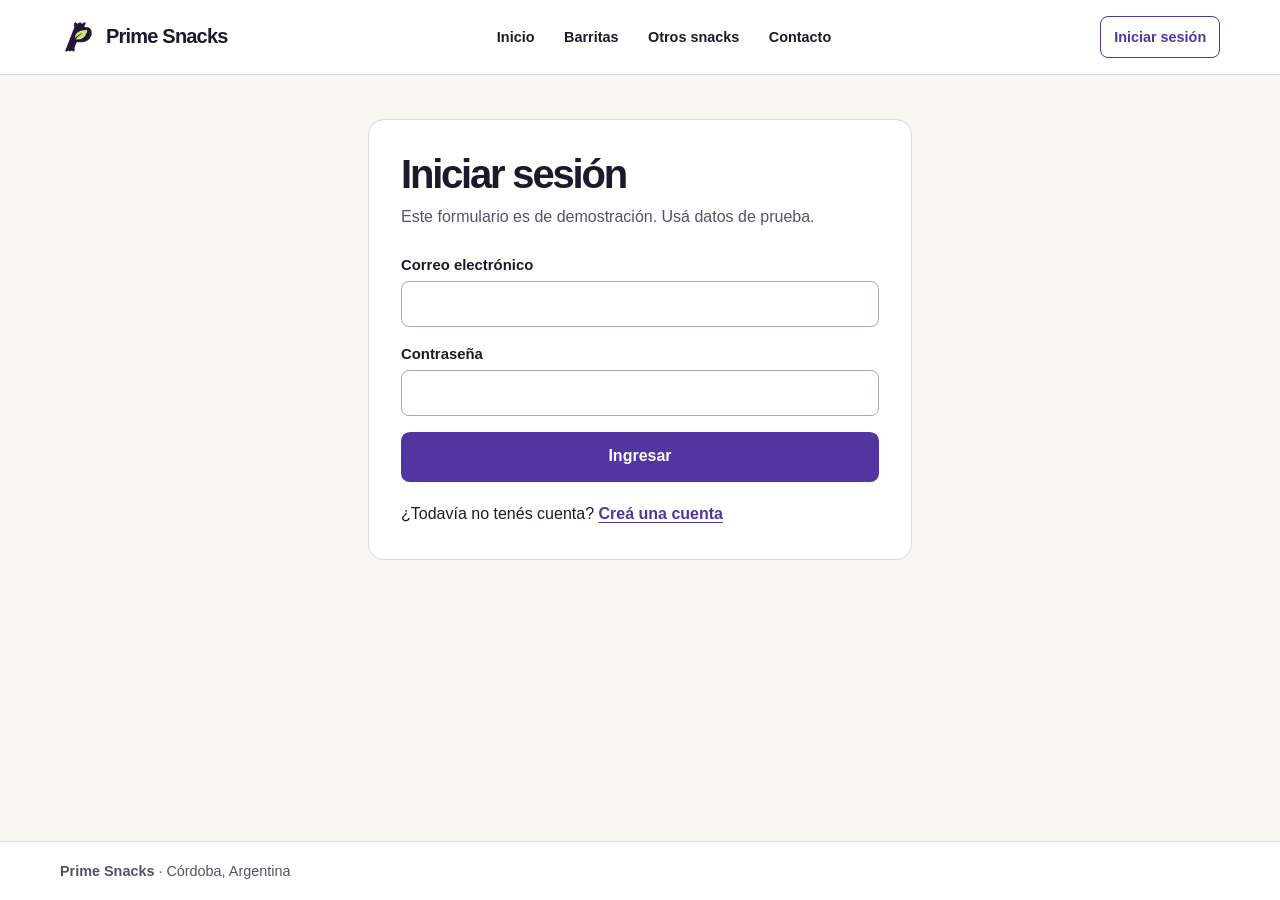
<file: index.html>
<!DOCTYPE html>
<html lang="es">
<head>
    <meta charset="UTF-8">
    <meta name="viewport" content="width=device-width, initial-scale=1.0">
    <meta name="description" content="Prime Snacks, barritas y snacks de proteína vegetal hechos en Córdoba.">
    <title>Prime Snacks | Snacks de proteína vegetal</title>
    <link rel="icon" type="image/webp" href="./img/prime-snacks.webp">
    <link rel="stylesheet" href="./styles/styles.css">
    <script src="./js/sesion.js" defer></script>
    <script src="./js/navbar.js" defer></script>
    <script src="./js/catalogo.js" defer></script>
    <script src="./js/carrito.js" defer></script>
    <script src="./js/tarjetas.js" defer></script>
</head>
<body data-raiz="./" data-requiere-sesion>
    <header class="encabezado">
        <nav id="navbar" class="contenedor navbar" data-pagina="inicio" aria-label="Navegación principal"></nav>
    </header>

    <main class="contenedor pagina" hidden>
        <section class="portada">
            <div class="portada-texto">
                <p class="etiqueta">Snacks vegetales de Córdoba</p>
                <h1>Proteína vegetal para tu ritmo.</h1>
                <p>Barritas y snacks veganos para llevar al gimnasio, a la facu o al trabajo.</p>
                <a class="boton boton-lima" href="./pages/barritas.html">Ver barritas <span aria-hidden="true">→</span></a>
            </div>
            <img src="./img/cacao-mani.webp" alt="Barritas de cacao y maní sobre un fondo violeta"
                width="1200" height="800">
        </section>

        <section class="seccion">
            <h2>Productos destacados</h2>
            <p class="nota">Precios de referencia por unidad.</p>
            <p id="estado-catalogo" class="nota" role="status">Cargando productos…</p>
            <section class="categoria-productos">
                <h3>Barritas</h3>
                <div class="grilla-productos" data-catalogo="barritas"></div>
            </section>
            <section class="categoria-productos">
                <h3>Otros snacks</h3>
                <div class="grilla-productos" data-catalogo="snacks"></div>
            </section>
        </section>
    </main>

    <footer class="pie">
        <div class="contenedor pie-contenido">
            <p><strong>Prime Snacks</strong> · Córdoba, Argentina</p>
            <a href="./pages/registro.html">Crear una cuenta</a>
        </div>
    </footer>
</body>
</html>
</file>
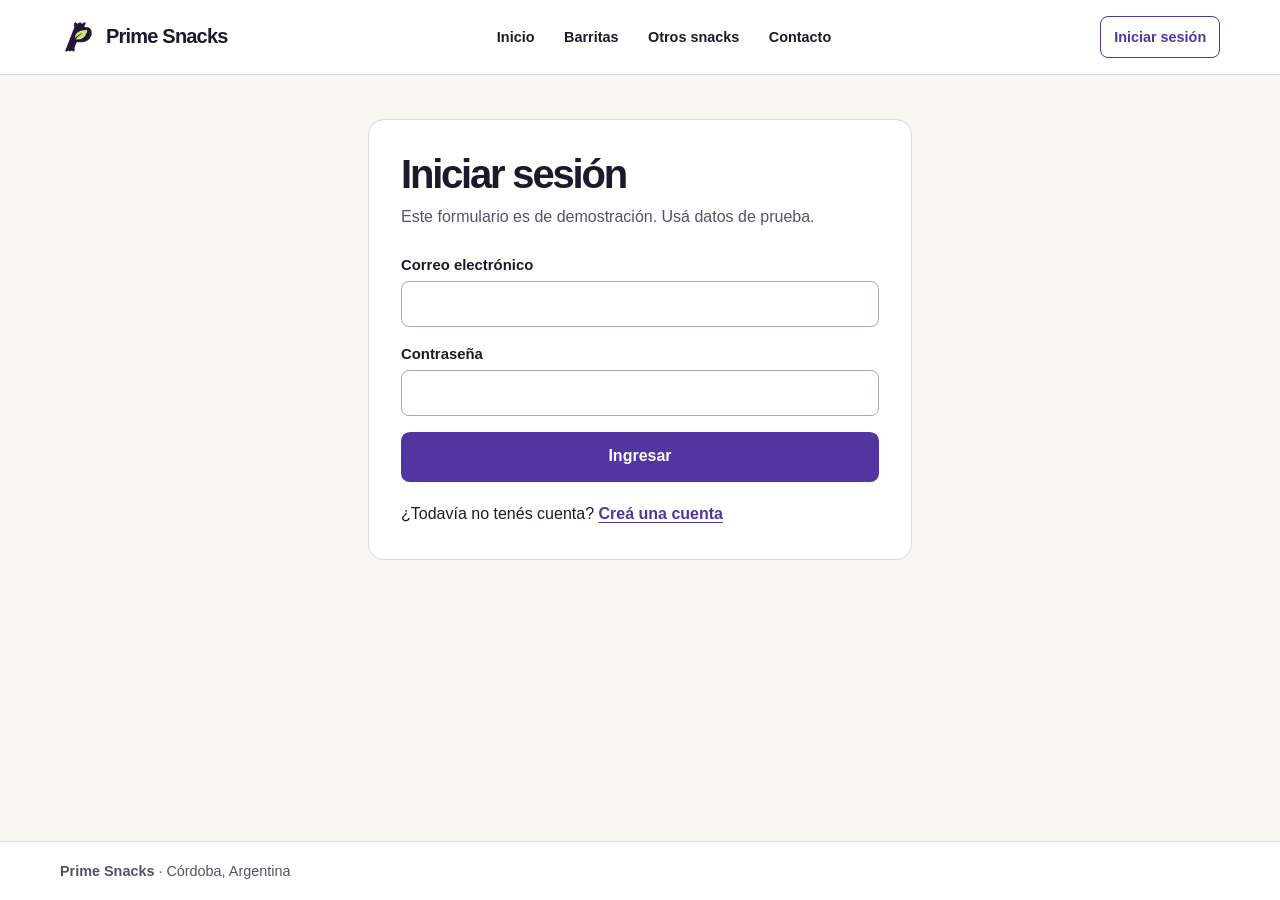
<file: pages/barritas.html>
<!DOCTYPE html>
<html lang="es">
<head>
    <meta charset="UTF-8">
    <meta name="viewport" content="width=device-width, initial-scale=1.0">
    <title>Barritas | Prime Snacks</title>
    <link rel="icon" type="image/webp" href="../img/prime-snacks.webp">
    <link rel="stylesheet" href="../styles/styles.css">
    <script src="../js/sesion.js" defer></script>
    <script src="../js/navbar.js" defer></script>
    <script src="../js/catalogo.js" defer></script>
    <script src="../js/carrito.js" defer></script>
    <script src="../js/tarjetas.js" defer></script>
</head>
<body data-raiz="../" data-requiere-sesion>
    <header class="encabezado">
        <nav id="navbar" class="contenedor navbar" data-pagina="barritas" aria-label="Navegación principal"></nav>
    </header>

    <main class="contenedor pagina" hidden>
        <h1>Barritas proteicas</h1>
        <p class="bajada">Elaboradas con ingredientes vegetales y pensadas para llevar a donde vayas.</p>

        <section class="seccion">
            <h2>Nuestras barritas</h2>
            <p class="nota">Precios de referencia por unidad.</p>
            <p id="estado-catalogo" class="nota" role="status">Cargando productos…</p>
            <div class="grilla-productos" data-catalogo="barritas"></div>
        </section>
    </main>

    <footer class="pie">
        <div class="contenedor pie-contenido">
            <p><strong>Prime Snacks</strong> · Córdoba, Argentina</p>
            <a href="./registro.html">Crear una cuenta</a>
        </div>
    </footer>
</body>
</html>
</file>
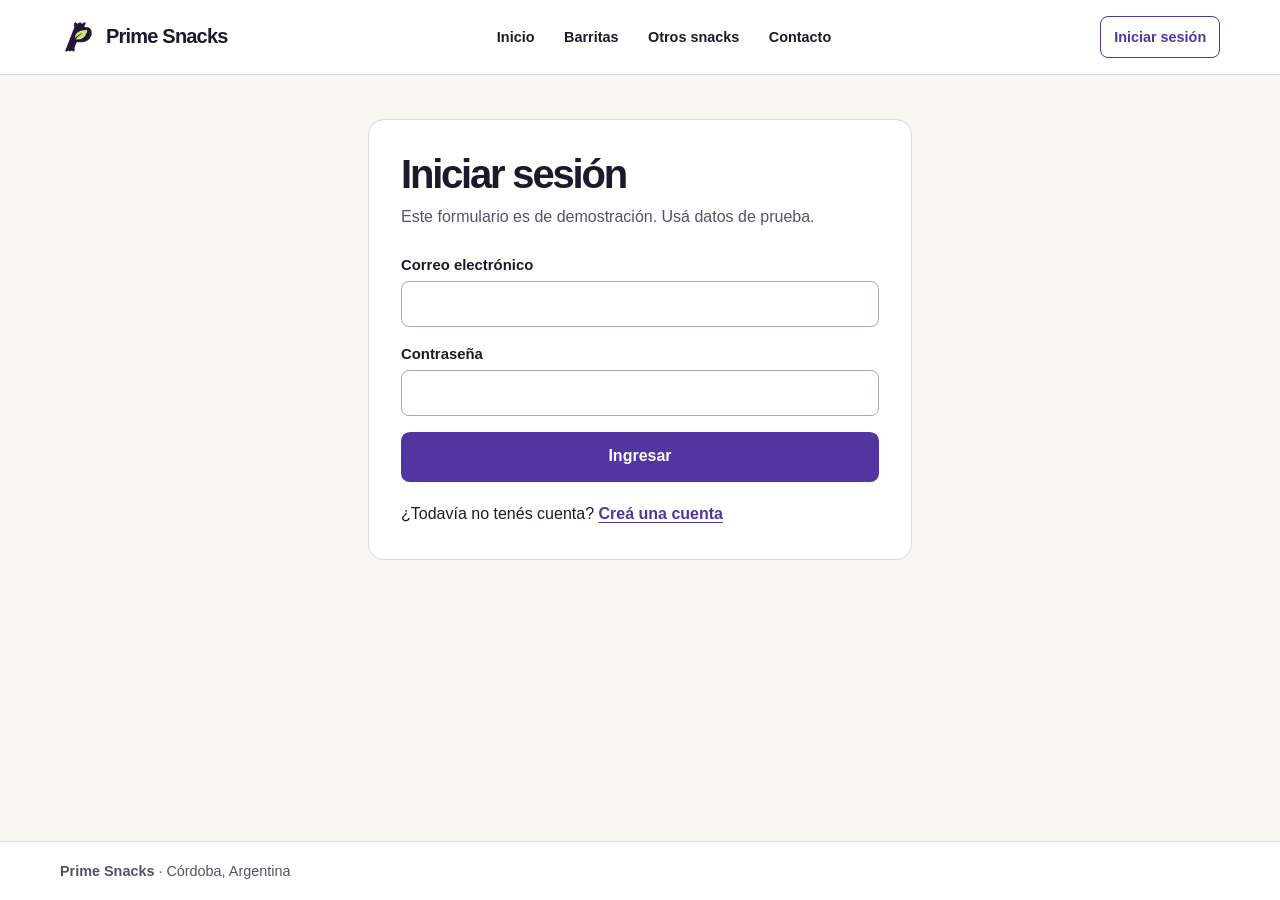
<file: pages/carrito.html>
<!DOCTYPE html>
<html lang="es">
<head>
    <meta charset="UTF-8">
    <meta name="viewport" content="width=device-width, initial-scale=1.0">
    <title>Carrito | Prime Snacks</title>
    <link rel="icon" type="image/webp" href="../img/prime-snacks.webp">
    <link rel="stylesheet" href="../styles/styles.css">
    <script src="../js/sesion.js" defer></script>
    <script src="../js/navbar.js" defer></script>
    <script src="../js/catalogo.js" defer></script>
    <script src="../js/carrito.js" defer></script>
    <script src="../js/pago.js" defer></script>
    <script src="../js/vista-carrito.js" defer></script>
</head>
<body data-raiz="../" data-requiere-sesion>
    <header class="encabezado">
        <nav id="navbar" class="contenedor navbar" data-pagina="carrito" aria-label="Navegación principal"></nav>
    </header>

    <main class="contenedor pagina" hidden>
        <h1>Carrito de compras</h1>
        <p id="estado-carrito" class="nota" role="status">Cargando carrito…</p>
        <ul id="items-carrito" class="items-carrito"></ul>

        <div class="carrito-pie">
            <p id="total-carrito" hidden>Total estimado <strong class="precio"></strong></p>
            <div class="carrito-acciones">
                <a href="../index.html" id="volver-tienda">Seguir comprando</a>
                <button id="confirmar-pedido" type="button" class="boton boton-violeta" hidden>Confirmar pedido</button>
                <button id="pagar-pedido" type="button" class="boton boton-secundario" hidden>Mercado Pago (prueba)</button>
            </div>
        </div>
        <p id="estado-pago" class="nota" role="status"></p>

        <section id="resumen-pedido" class="panel resumen-pedido" aria-labelledby="titulo-pedido" hidden>
            <h2 id="titulo-pedido" tabindex="-1">Último pedido de demostración</h2>
            <p>Número <strong id="numero-pedido"></strong></p>
            <ul id="detalle-pedido"></ul>
            <p>Total <strong id="total-pedido" class="precio"></strong></p>
        </section>
    </main>

    <footer class="pie">
        <div class="contenedor pie-contenido">
            <p><strong>Prime Snacks</strong> · Córdoba, Argentina</p>
        </div>
    </footer>
</body>
</html>
</file>
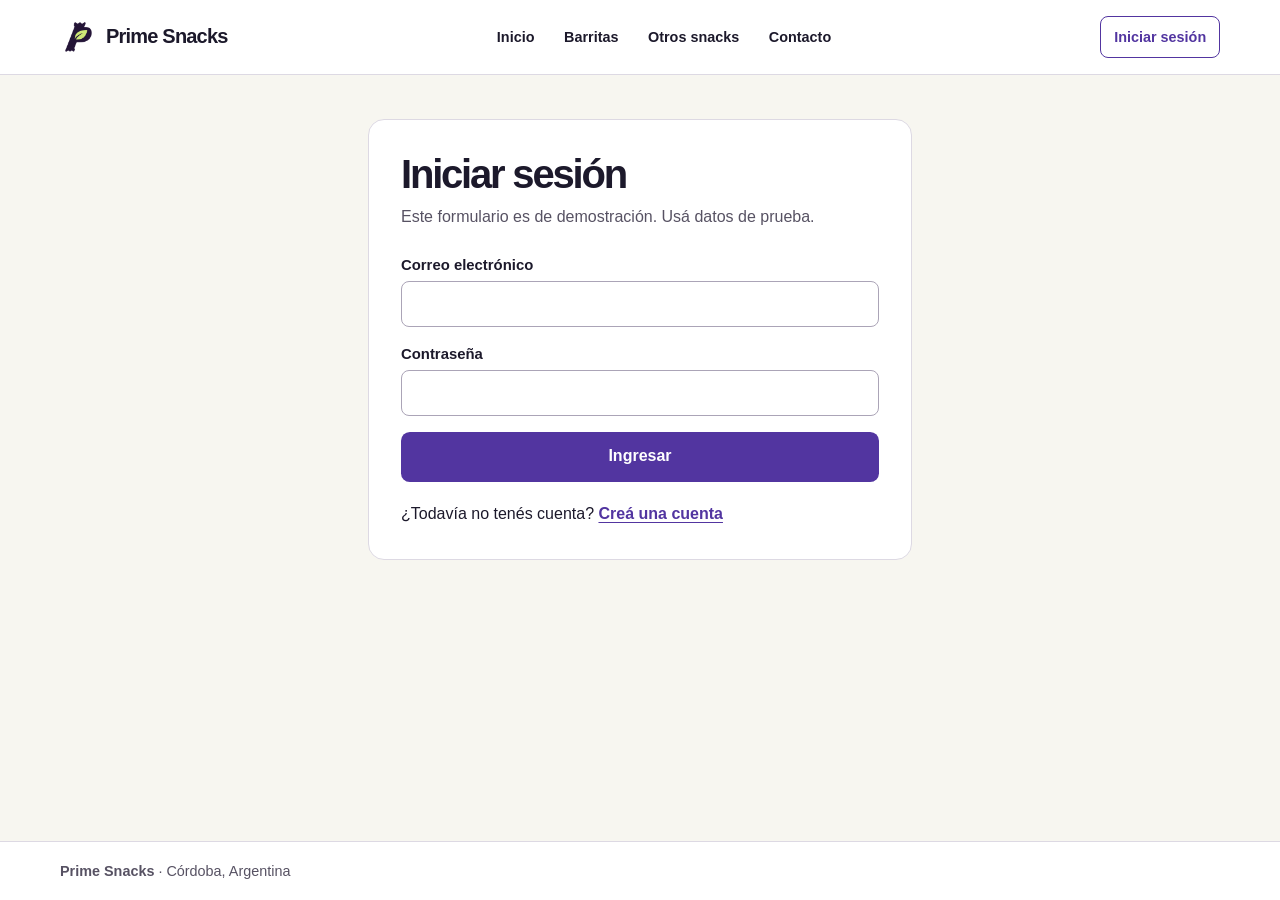
<file: pages/contacto.html>
<!DOCTYPE html>
<html lang="es">
<head>
    <meta charset="UTF-8">
    <meta name="viewport" content="width=device-width, initial-scale=1.0">
    <title>Contacto | Prime Snacks</title>
    <link rel="icon" type="image/webp" href="../img/prime-snacks.webp">
    <link rel="stylesheet" href="../styles/styles.css">
    <script src="../js/sesion.js" defer></script>
    <script src="../js/navbar.js" defer></script>
    <script src="../js/ubicacion.js" defer></script>
</head>
<body data-raiz="../" data-requiere-sesion>
    <header class="encabezado">
        <nav id="navbar" class="contenedor navbar" data-pagina="contacto" aria-label="Navegación principal"></nav>
    </header>

    <main class="contenedor pagina" hidden>
        <h1>Contacto</h1>
        <p class="bajada">Consultas sobre productos y pedidos de Prime Snacks.</p>

        <section class="seccion panel contacto">
            <h2>Datos de contacto</h2>
            <p>Canales de ejemplo para esta maqueta.</p>
            <dl class="contacto-datos">
                <div>
                    <dt>Correo electrónico</dt>
                    <dd>primesnack@ejemplo.com</dd>
                </div>
                <div>
                    <dt>Teléfono / WhatsApp</dt>
                    <dd>+54 9 351 1234567</dd>
                </div>
                <div>
                    <dt>Instagram</dt>
                    <dd>@primesnacks</dd>
                </div>
                <div>
                    <dt>Ubicación</dt>
                    <dd>Rondeau 165, Nueva Córdoba</dd>
                </div>
            </dl>
        </section>

        <section class="seccion panel contacto" aria-labelledby="titulo-ubicacion">
            <h2 id="titulo-ubicacion">Ubicación de retiro</h2>
            <p>Punto de retiro de demostración en la sede del Colegio Universitario IES.</p>
            <iframe class="mapa-contacto" title="Mapa del punto de retiro en Rondeau 165, Córdoba" loading="lazy"
                src="https://www.openstreetmap.org/export/embed.html?bbox=-64.1883%2C-31.4252%2C-64.1803%2C-31.4202&amp;layer=mapnik&amp;marker=-31.4227003%2C-64.1842942"></iframe>
            <div class="ubicacion-acciones">
                <button class="boton boton-violeta" type="button" id="calcular-distancia">Calcular distancia</button>
                <a href="https://www.google.com/maps/dir/?api=1&amp;destination=-31.4227003%2C-64.1842942"
                    target="_blank" rel="noopener">Cómo llegar</a>
            </div>
            <p id="estado-distancia" class="nota" role="status"></p>
        </section>
    </main>

    <footer class="pie">
        <div class="contenedor pie-contenido">
            <p><strong>Prime Snacks</strong> · Córdoba, Argentina</p>
            <a href="./registro.html">Crear una cuenta</a>
        </div>
    </footer>
</body>
</html>
</file>
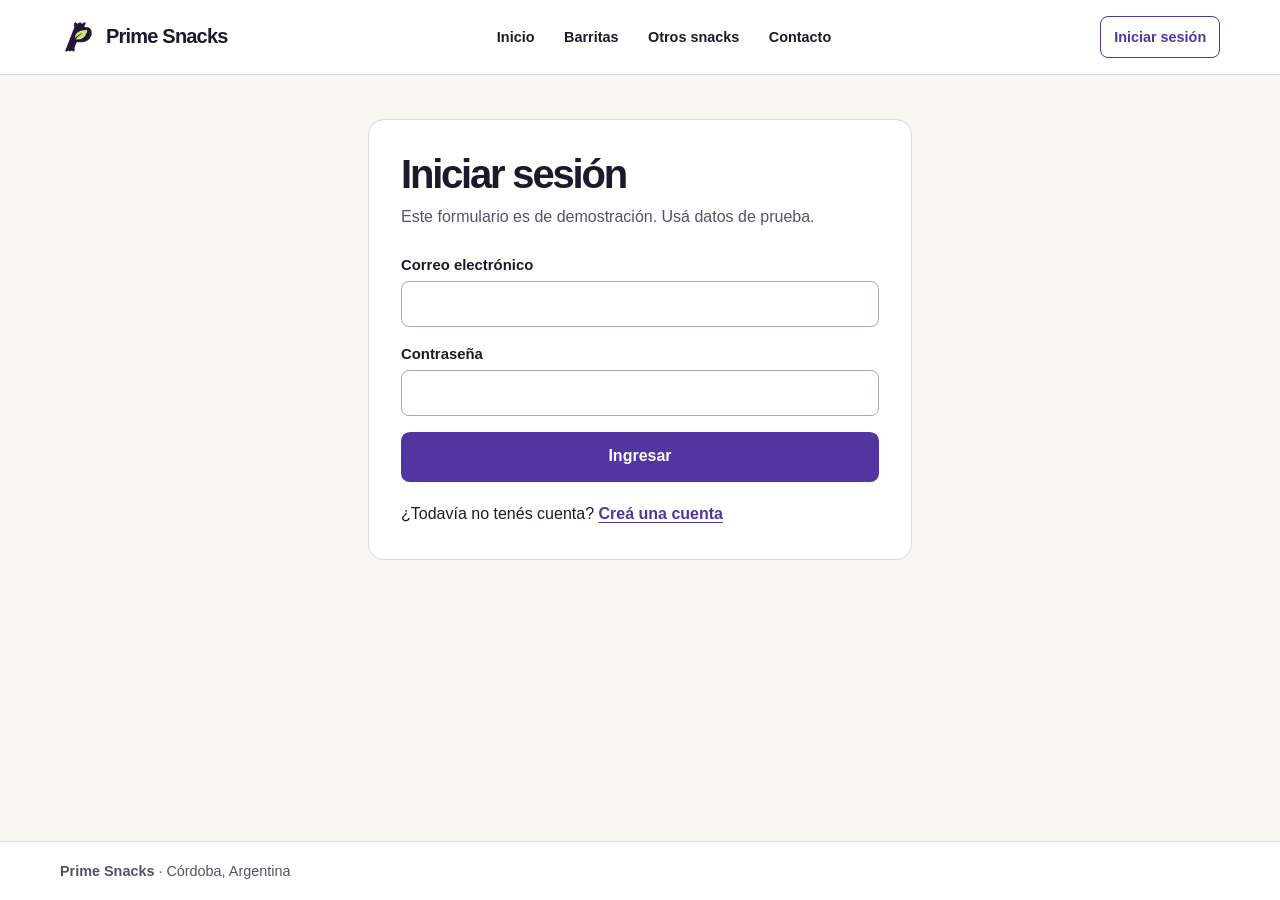
<file: pages/login.html>
<!DOCTYPE html>
<html lang="es">
<head>
    <meta charset="UTF-8">
    <meta name="viewport" content="width=device-width, initial-scale=1.0">
    <title>Iniciar sesión | Prime Snacks</title>
    <link rel="icon" type="image/webp" href="../img/prime-snacks.webp">
    <link rel="stylesheet" href="../styles/styles.css">
    <script src="../js/sesion.js" defer></script>
    <script src="../js/navbar.js" defer></script>
    <script src="../js/login.js" defer></script>
</head>
<body data-raiz="../">
    <header class="encabezado">
        <nav id="navbar" class="contenedor navbar" data-pagina="login" aria-label="Navegación principal"></nav>
    </header>

    <main class="contenedor pagina pagina-cuenta">
        <section class="panel cuenta">
            <h1>Iniciar sesión</h1>
            <p class="nota">Este formulario es de demostración. Usá datos de prueba.</p>

            <!-- Los campos no tienen name para que el navegador valide sin enviar sus valores. -->
            <form id="formulario-login" action="../index.html" method="get" autocomplete="off">
                <div class="campo">
                    <label for="email">Correo electrónico</label>
                    <input type="email" id="email" required>
                </div>
                <div class="campo">
                    <label for="password">Contraseña</label>
                    <input type="password" id="password" required>
                </div>
                <button type="submit" class="boton boton-violeta">Ingresar</button>
            </form>
            <p id="estado-login" role="status"></p>

            <p class="cuenta-alternativa">¿Todavía no tenés cuenta? <a href="./registro.html">Creá una cuenta</a></p>
        </section>
    </main>

    <footer class="pie">
        <div class="contenedor pie-contenido">
            <p><strong>Prime Snacks</strong> · Córdoba, Argentina</p>
        </div>
    </footer>
</body>
</html>
</file>
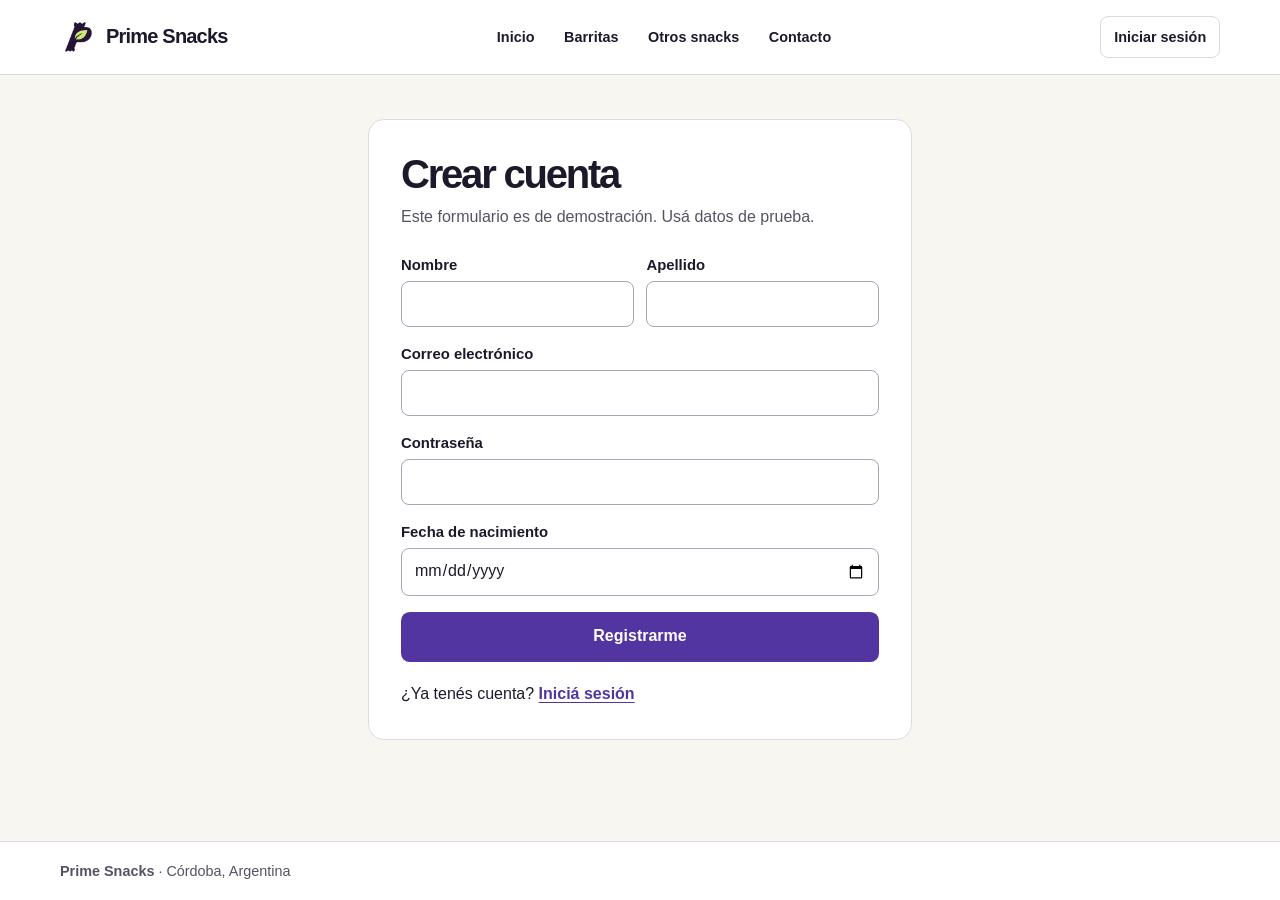
<file: pages/registro.html>
<!DOCTYPE html>
<html lang="es">
<head>
    <meta charset="UTF-8">
    <meta name="viewport" content="width=device-width, initial-scale=1.0">
    <title>Crear cuenta | Prime Snacks</title>
    <link rel="icon" type="image/webp" href="../img/prime-snacks.webp">
    <link rel="stylesheet" href="../styles/styles.css">
    <script src="../js/sesion.js" defer></script>
    <script src="../js/navbar.js" defer></script>
</head>
<body data-raiz="../">
    <header class="encabezado">
        <nav id="navbar" class="contenedor navbar" data-pagina="registro" aria-label="Navegación principal"></nav>
    </header>

    <main class="contenedor pagina pagina-cuenta">
        <section class="panel cuenta">
            <h1>Crear cuenta</h1>
            <p class="nota">Este formulario es de demostración. Usá datos de prueba.</p>

            <!-- Los campos no tienen name para que el navegador valide sin enviar sus valores. -->
            <form action="./registro.html#formulario-validado" method="get" autocomplete="off">
                <div class="campos-nombre">
                    <div class="campo">
                        <label for="nombre">Nombre</label>
                        <input type="text" id="nombre" required>
                    </div>
                    <div class="campo">
                        <label for="apellido">Apellido</label>
                        <input type="text" id="apellido" required>
                    </div>
                </div>
                <div class="campo">
                    <label for="email">Correo electrónico</label>
                    <input type="email" id="email" required>
                </div>
                <div class="campo">
                    <label for="password">Contraseña</label>
                    <input type="password" id="password" required>
                </div>
                <div class="campo">
                    <label for="fechaNacimiento">Fecha de nacimiento</label>
                    <input type="date" id="fechaNacimiento" required>
                </div>
                <p class="formulario-validado" id="formulario-validado" tabindex="-1">
                    Datos de prueba validados. El registro de cuentas todavía es una demostración.
                </p>
                <button type="submit" class="boton boton-violeta">Registrarme</button>
            </form>

            <p class="cuenta-alternativa">¿Ya tenés cuenta? <a href="./login.html">Iniciá sesión</a></p>
        </section>
    </main>

    <footer class="pie">
        <div class="contenedor pie-contenido">
            <p><strong>Prime Snacks</strong> · Córdoba, Argentina</p>
        </div>
    </footer>
</body>
</html>
</file>
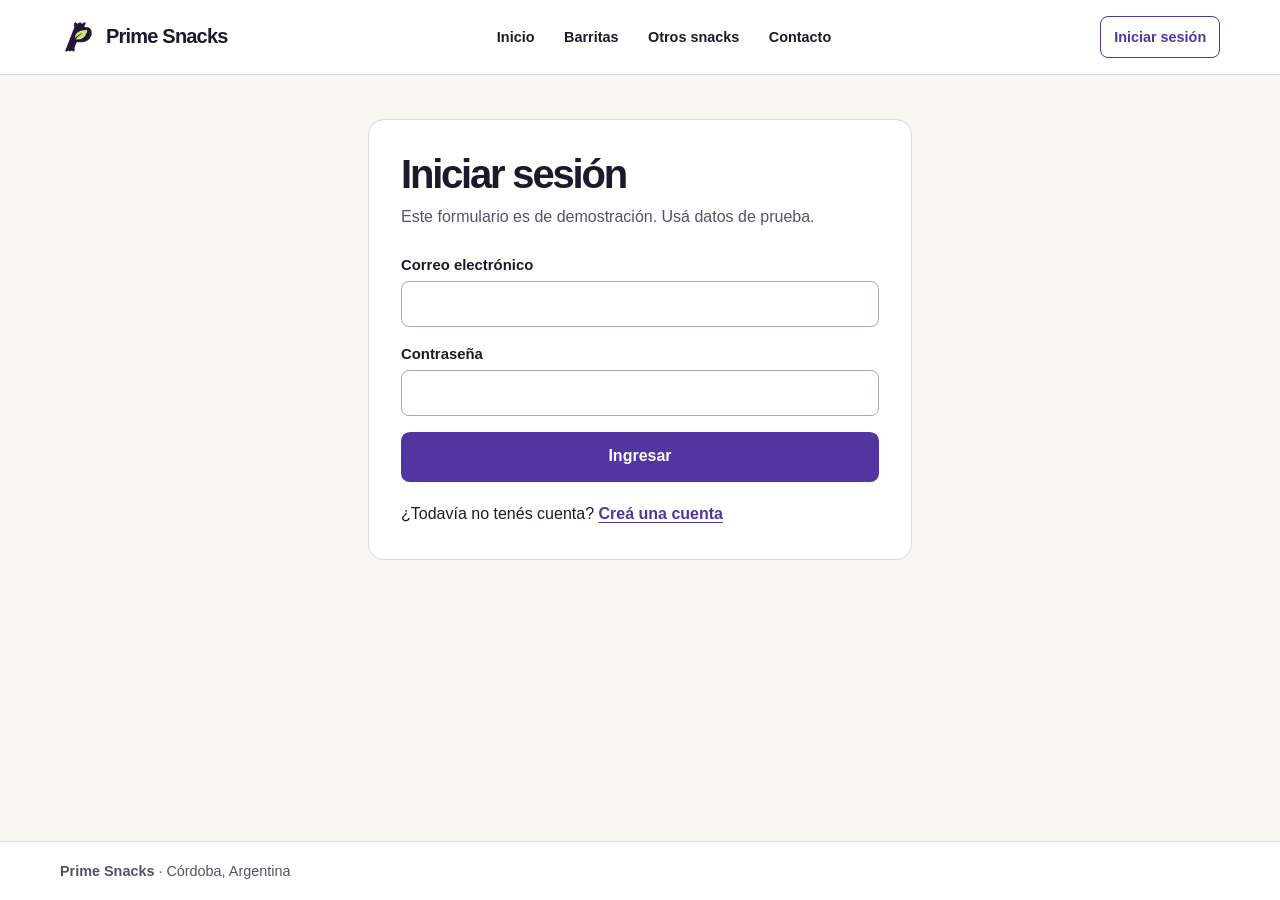
<file: pages/snacks.html>
<!DOCTYPE html>
<html lang="es">
<head>
    <meta charset="UTF-8">
    <meta name="viewport" content="width=device-width, initial-scale=1.0">
    <title>Otros snacks | Prime Snacks</title>
    <link rel="icon" type="image/webp" href="../img/prime-snacks.webp">
    <link rel="stylesheet" href="../styles/styles.css">
    <script src="../js/sesion.js" defer></script>
    <script src="../js/navbar.js" defer></script>
    <script src="../js/catalogo.js" defer></script>
    <script src="../js/carrito.js" defer></script>
    <script src="../js/tarjetas.js" defer></script>
</head>
<body data-raiz="../" data-requiere-sesion>
    <header class="encabezado">
        <nav id="navbar" class="contenedor navbar" data-pagina="snacks" aria-label="Navegación principal"></nav>
    </header>

    <main class="contenedor pagina" hidden>
        <h1>Otros snacks</h1>
        <p class="bajada">Opciones dulces y saladas de origen vegetal.</p>

        <section class="seccion">
            <h2>Catálogo</h2>
            <p class="nota">Precios de referencia por unidad.</p>
            <p id="estado-catalogo" class="nota" role="status">Cargando productos…</p>
            <div class="grilla-productos" data-catalogo="snacks"></div>
        </section>
    </main>

    <footer class="pie">
        <div class="contenedor pie-contenido">
            <p><strong>Prime Snacks</strong> · Córdoba, Argentina</p>
            <a href="./registro.html">Crear una cuenta</a>
        </div>
    </footer>
</body>
</html>
</file>
<file: styles/styles.css>
:root {
    --fondo: #f7f6f0;
    --superficie: #fff;
    --tinta: #1c192b;
    --texto-suave: #575263;
    --borde: #ddd9e3;
    --violeta: #5235a0;
    --violeta-claro: #f0ebfb;
    --lima: #d9ee83;
}

* {
    box-sizing: border-box;
}

.boton[hidden] {
    display: none;
}

body {
    display: flex;
    flex-direction: column;
    min-height: 100vh;
    margin: 0;
    background: var(--fondo);
    color: var(--tinta);
    font-family: Arial, Helvetica, sans-serif;
    line-height: 1.55;
}

h1,
h2,
h3,
h4,
p {
    margin: 0;
}

h1,
h2,
h3,
h4 {
    line-height: 1.1;
}

h1 {
    font-size: 3.3rem;
    letter-spacing: -0.055em;
}

h2 {
    font-size: 1.9rem;
    letter-spacing: -0.04em;
}

h3,
.producto-titulo {
    font-size: 1.5rem;
    letter-spacing: -0.035em;
}

a {
    color: var(--violeta);
    font-weight: bold;
    text-underline-offset: 0.2em;
}

a:hover {
    text-decoration-thickness: 2px;
}

:focus-visible {
    outline: 3px solid #8a61db;
    outline-offset: 3px;
}

.contenedor {
    width: calc(100% - 3rem);
    max-width: 1160px;
    margin: 0 auto;
}

/* Encabezado y navegación */
.encabezado {
    background: var(--superficie);
    border-bottom: 1px solid var(--borde);
}

.navbar,
.nav-enlaces,
.marca {
    display: flex;
    align-items: center;
}

.navbar {
    justify-content: space-between;
    gap: 1rem;
    padding: 1rem 0;
}

.marca {
    gap: 0.5rem;
    color: var(--tinta);
    font-size: 1.25rem;
    letter-spacing: -0.04em;
    text-decoration: none;
    white-space: nowrap;
}

.nav-enlaces {
    flex-wrap: wrap;
    justify-content: center;
    gap: 0.25rem;
    padding: 0;
    margin: 0;
    list-style: none;
}

.nav-enlaces a,
.nav-cuenta {
    display: block;
    border-radius: 0.5rem;
    padding: 0.55rem 0.8rem;
    color: var(--tinta);
    font-size: 0.9rem;
    text-decoration: none;
}

.nav-enlaces a:hover,
.nav-enlaces a[aria-current="page"] {
    background: var(--violeta-claro);
    color: var(--violeta);
}

.nav-cuenta {
    border: 1px solid var(--borde);
    background: var(--superficie);
    font-family: inherit;
    font-weight: bold;
    white-space: nowrap;
}

button.nav-cuenta {
    cursor: pointer;
}

.nav-cuenta:hover,
.nav-cuenta[aria-current="page"] {
    border-color: var(--violeta);
    color: var(--violeta);
}

.nav-acciones {
    display: flex;
    gap: 0.45rem;
}

.nav-carrito {
    display: flex;
    align-items: center;
    justify-content: center;
    min-width: 2.5rem;
    min-height: 2.25rem;
    border: 1px solid var(--borde);
    border-radius: 0.5rem;
    color: var(--tinta);
}

.nav-carrito:hover,
.nav-carrito[aria-current="page"] {
    border-color: var(--violeta);
    background: var(--violeta-claro);
    color: var(--violeta);
}

.pagina {
    flex: 1;
    padding: 2.75rem 0 4rem;
}

.bajada {
    margin-top: 0.8rem;
    color: var(--texto-suave);
    font-size: 1.1rem;
}

/* Portada y botones */
.portada {
    display: grid;
    grid-template-columns: 1fr 1fr;
    overflow: hidden;
    border-radius: 1.25rem;
    background: var(--tinta);
    color: var(--superficie);
}

.portada-texto {
    padding: 3.6rem 3rem;
}

.etiqueta {
    margin-bottom: 1rem;
    color: var(--lima);
    font-size: 0.78rem;
    font-weight: bold;
    letter-spacing: 0.1em;
    text-transform: uppercase;
}

.portada h1 {
    max-width: 9em;
    font-size: 4.1rem;
    line-height: 0.98;
}

.portada h1 + p {
    max-width: 34ch;
    margin: 1.25rem 0 1.65rem;
    color: #e2ddeb;
    font-size: 1.12rem;
}

.portada img,
.producto img {
    display: block;
    width: 100%;
    object-fit: cover;
}

.portada img {
    height: 100%;
    min-height: 0;
}

.boton {
    display: inline-block;
    border: 0;
    border-radius: 0.55rem;
    padding: 0.8rem 1.15rem;
    font: inherit;
    font-weight: bold;
    text-decoration: none;
    cursor: pointer;
}

.boton-lima {
    background: var(--lima);
    color: var(--tinta);
}

.boton-lima:hover {
    background: #ecf7bd;
}

.boton-lima span {
    margin-left: 0.45rem;
}

.boton-violeta {
    background: var(--violeta);
    color: var(--superficie);
}

.boton-violeta:hover {
    background: #402882;
}

/* Catálogo */
.seccion {
    margin-top: 2.75rem;
}

.categoria-productos {
    margin-top: 1.85rem;
}

.grilla-productos {
    display: grid;
    grid-template-columns: repeat(3, 1fr);
    gap: 1.25rem;
    margin-top: 1.1rem;
}

.producto,
.panel {
    border: 1px solid var(--borde);
    border-radius: 1rem;
    background: var(--superficie);
}

.producto {
    display: flex;
    flex-direction: column;
    overflow: hidden;
}

.producto img {
    height: auto;
    max-height: 320px;
    aspect-ratio: 4 / 3;
}

.producto-cuerpo {
    display: flex;
    flex: 1;
    flex-direction: column;
    gap: 0.55rem;
    padding: 1.25rem;
}

.producto-dato {
    color: var(--violeta);
    font-size: 0.83rem;
    font-weight: bold;
}

.producto-descripcion {
    color: var(--texto-suave);
}

.producto-pie {
    display: flex;
    flex-wrap: wrap;
    align-items: center;
    justify-content: space-between;
    gap: 0.35rem 1rem;
    border-top: 1px solid var(--borde);
    padding-top: 0.8rem;
    margin-top: auto;
}

.precio {
    font-size: 1.25rem;
}

.cantidad {
    display: flex;
    align-items: center;
    gap: 0.45rem;
}

.cantidad button {
    min-width: 2.25rem;
    min-height: 2.25rem;
    border: 1px solid var(--borde);
    border-radius: 0.5rem;
    background: var(--violeta-claro);
    color: var(--violeta);
    font: inherit;
    font-weight: bold;
    cursor: pointer;
}

.cantidad button:hover:not(:disabled) {
    border-color: var(--violeta);
}

.cantidad button:disabled {
    background: var(--fondo);
    color: var(--texto-suave);
    cursor: default;
}

.cantidad output {
    min-width: 1.5rem;
    text-align: center;
    font-weight: bold;
}

.producto-acciones {
    display: flex;
    align-items: center;
    flex-wrap: wrap;
    gap: 0.5rem 1rem;
}

.producto-acciones .boton {
    padding: 0.55rem 0.75rem;
}

.boton-secundario {
    border: 1px solid var(--violeta);
    background: var(--superficie);
    color: var(--violeta);
}

.boton-secundario:hover {
    background: var(--violeta-claro);
}

.boton-violeta:disabled,
.boton-secundario:disabled {
    border-color: var(--borde);
    background: var(--fondo);
    color: var(--texto-suave);
    box-shadow: inset 0 0 0 1px var(--borde);
    cursor: default;
}

.producto-stock {
    color: var(--texto-suave);
    font-size: 0.9rem;
}

.estado-producto,
#estado-login {
    color: var(--violeta);
    font-size: 0.9rem;
}

/* Carrito */
.items-carrito {
    display: grid;
    gap: 0.75rem;
    padding: 0;
    list-style: none;
    margin: 1.5rem 0;
}

.item-carrito {
    display: flex;
    align-items: center;
    flex-wrap: wrap;
    gap: 0.75rem 1.25rem;
}

.item-carrito-info {
    display: flex;
    flex: 1 1 15rem;
    align-items: center;
    gap: 0.85rem;
}

.item-carrito-info img {
    flex-shrink: 0;
    border-radius: 0.5rem;
    object-fit: cover;
}

.item-carrito h2 {
    font-size: 1.25rem;
}

.item-carrito-precio {
    margin-top: 0.25rem;
    color: var(--texto-suave);
}

.item-carrito-acciones {
    display: flex;
    align-items: center;
    flex-wrap: wrap;
    gap: 0.5rem 1rem;
}

.item-carrito-subtotal {
    font-weight: bold;
}

.boton-quitar {
    border: 1px solid var(--borde);
    border-radius: 0.5rem;
    padding: 0.5rem 0.75rem;
    background: var(--superficie);
    color: var(--violeta);
    font: inherit;
    cursor: pointer;
}

.boton-quitar:hover {
    border-color: var(--violeta);
}

.carrito-pie {
    display: flex;
    align-items: center;
    flex-wrap: wrap;
    justify-content: space-between;
    gap: 0.75rem 1rem;
}

.carrito-acciones {
    display: flex;
    align-items: center;
    flex-wrap: wrap;
    gap: 0.75rem 1rem;
}

.resumen-pedido {
    margin-top: 1.5rem;
}

.resumen-pedido h2 + p {
    margin-top: 0.55rem;
}

.resumen-pedido ul {
    padding-left: 1.25rem;
}

/* Formularios y contacto */
.panel {
    padding: 2rem;
}

.cuenta {
    width: 100%;
    max-width: 34rem;
    margin: 0 auto;
}

.cuenta h1 {
    font-size: 2.5rem;
}

.nota,
.contacto h2 + p {
    margin-top: 0.55rem;
    color: var(--texto-suave);
}

form {
    display: grid;
    gap: 1rem;
    margin-top: 1.5rem;
}

.campos-nombre {
    display: grid;
    grid-template-columns: 1fr 1fr;
    gap: 0.8rem;
}

label {
    display: block;
    margin-bottom: 0.25rem;
    font-size: 0.93rem;
    font-weight: bold;
}

input {
    width: 100%;
    min-width: 0;
    min-height: 44px;
    border: 1px solid #aba4b7;
    border-radius: 0.5rem;
    padding: 0.6rem 0.75rem;
    background: var(--superficie);
    color: var(--tinta);
    font: inherit;
}

.formulario-validado {
    display: none;
    padding: 0.75rem 1rem;
    border-radius: 0.5rem;
    background: var(--violeta-claro);
}

.formulario-validado:target {
    display: block;
}

.cuenta-alternativa {
    margin-top: 1.25rem;
}

.contacto {
    max-width: 46rem;
}

.contacto-datos {
    display: grid;
    grid-template-columns: 1fr 1fr;
    gap: 1rem 1.5rem;
    margin: 1.25rem 0 0;
}

.contacto-datos dt {
    font-weight: bold;
}

.contacto-datos dd {
    margin: 0;
    overflow-wrap: anywhere;
    color: var(--texto-suave);
}

.mapa-contacto {
    display: block;
    width: 100%;
    height: 300px;
    margin: 1rem 0;
    border: 1px solid var(--borde);
    border-radius: 0.65rem;
}

.ubicacion-acciones {
    display: flex;
    flex-wrap: wrap;
    align-items: center;
    gap: 0.65rem 1rem;
}

/* Pie de página */
.pie {
    border-top: 1px solid var(--borde);
    background: var(--superficie);
    color: var(--texto-suave);
}

.pie-contenido {
    display: flex;
    justify-content: space-between;
    flex-wrap: wrap;
    gap: 0.5rem 1rem;
    padding: 1.1rem 0;
    font-size: 0.9rem;
}

@media (max-width: 900px) {
    .portada-texto {
        padding: 2.5rem 2rem;
    }

    .portada h1 {
        font-size: 3.2rem;
    }

    .grilla-productos {
        grid-template-columns: repeat(2, 1fr);
    }
}

@media (max-width: 680px) {
    .contenedor {
        width: calc(100% - 2rem);
    }

    .navbar {
        flex-wrap: wrap;
        gap: 0.65rem 0.25rem;
        padding: 0.75rem 0;
    }

    .nav-enlaces {
        justify-content: flex-start;
        width: 100%;
        order: 1;
    }

    .nav-enlaces a,
    .nav-cuenta {
        padding: 0.45rem 0.55rem;
    }

    .pagina {
        padding: 1.65rem 0 2.5rem;
    }

    h1,
    .portada h1 {
        font-size: 2.65rem;
    }

    .portada,
    .grilla-productos,
    .contacto-datos {
        grid-template-columns: 1fr;
    }

    .portada-texto {
        padding: 2rem 1.5rem;
    }

    .portada img {
        height: 235px;
    }

    .seccion {
        margin-top: 2rem;
    }

    .panel {
        padding: 1.35rem;
    }
}

@media (max-width: 380px) {
    .marca {
        gap: 0.3rem;
        font-size: 1rem;
    }

    .marca img {
        width: 30px;
        height: 30px;
    }

    .nav-enlaces a {
        padding-inline: 0.3rem;
        font-size: 0.82rem;
    }

    .nav-acciones {
        gap: 0.25rem;
    }

    .nav-carrito {
        min-width: 2rem;
    }

    .campos-nombre {
        grid-template-columns: 1fr;
    }
}
</file>
